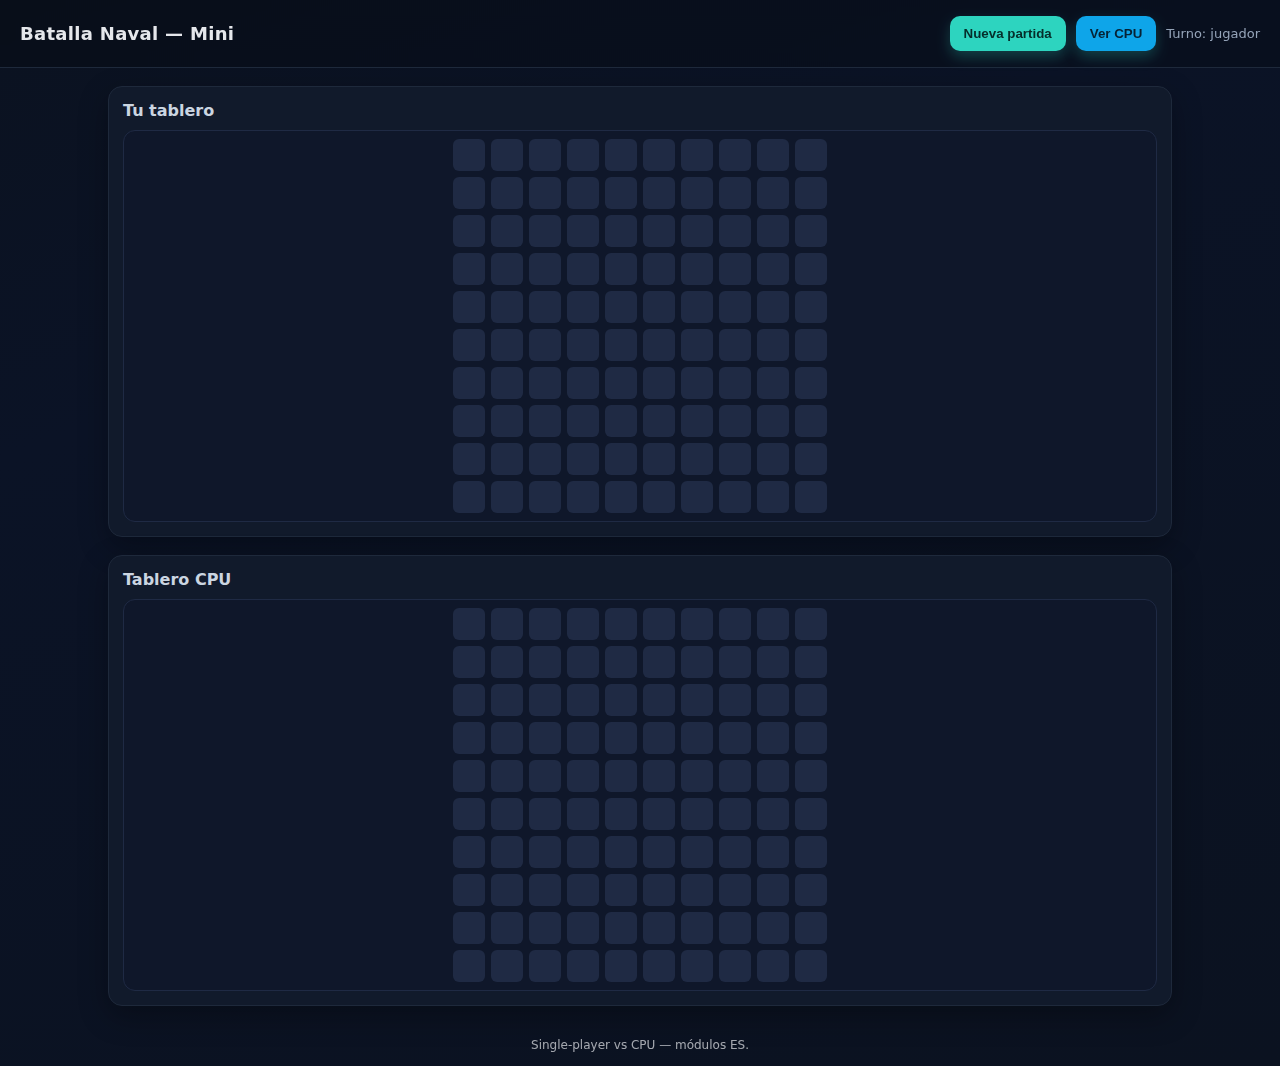
<file: miniproyectos/Batleship/index.html>
<!DOCTYPE html>
<html lang="es">
<head>
  <meta charset="UTF-8" />
  <meta name="viewport" content="width=device-width, initial-scale=1.0" />
  <title>Batalla Naval — Mini Proyecto (CPU)</title>
  <link rel="stylesheet" href="./styles/styles.css" />
</head>
<body>
  <header class="header">
    <h1>Batalla Naval — Mini</h1>
    <div class="hud">
      <button id="btnReset" class="btn">Nueva partida</button>
      <button id="btnReveal" class="btn secondary" title="Mostrar/ocultar barcos CPU (debug)">Ver CPU</button>
      <span id="turnInfo" class="muted">Turno: jugador</span>
    </div>
  </header>

  <main class="wrap">
    <section class="panel">
      <h2>Tu tablero</h2>
      <div id="playerGrid" class="grid"></div>
    </section>
    <section class="panel">
      <h2>Tablero CPU</h2>
      <div id="cpuGrid" class="grid"></div>
    </section>
  </main>

  <div id="toast" class="toast"></div>
  <div id="gameModal" class="modal" role="dialog" aria-modal="true">
    <div class="card">
      <h3 id="gameResult">¡Ganaste!</h3>
      <p class="muted" id="gameStats"></p>
      <button class="btn" id="btnPlayAgain">Jugar de nuevo</button>
    </div>
  </div>

  <footer class="footer">
    Single-player vs CPU — módulos ES.
  </footer>

  <script type="module" src="./src/main.js"></script>
</body>
</html>
</file>
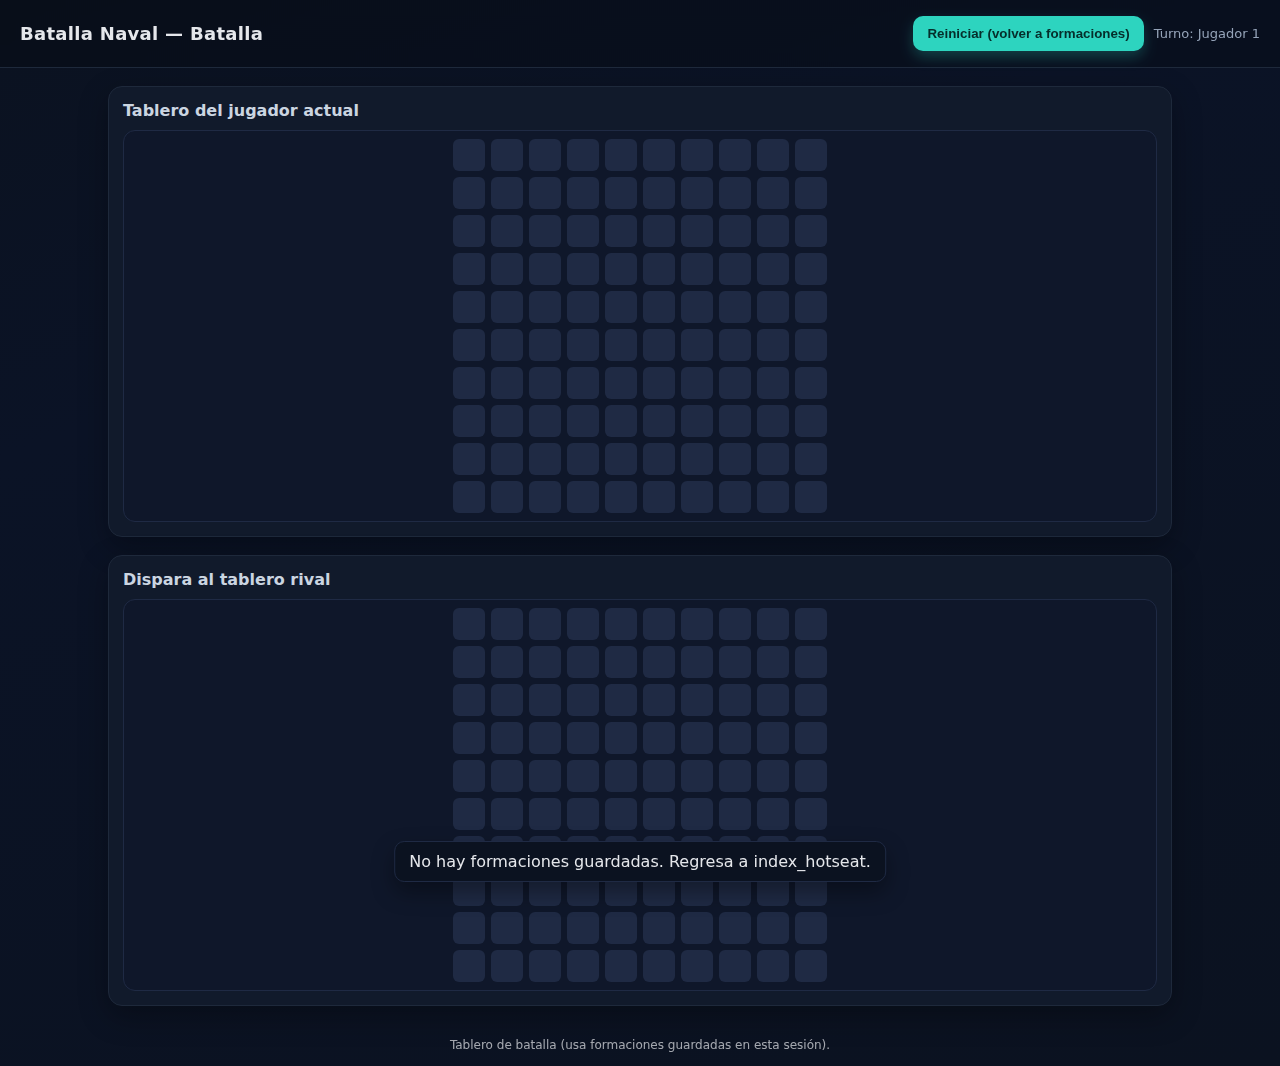
<file: miniproyectos/Batalla/battle.html>
<!DOCTYPE html>
<html lang="es">
<head>
  <meta charset="UTF-8" />
  <meta name="viewport" content="width=device-width, initial-scale=1.0" />
  <title>Batalla Naval — Tablero de Batalla</title>
  <link rel="stylesheet" href="./styles/styles.css" />
</head>
<body>
  <header class="header">
    <h1>Batalla Naval — Batalla</h1>
    <div class="hud">
      <button id="btnReset" class="btn">Reiniciar (volver a formaciones)</button>
      <span id="turnInfo" class="muted">Turno</span>
    </div>
  </header>

  <main class="wrap">
    <section class="panel">
      <h2>Tablero del jugador actual</h2>
      <div id="playerGrid" class="grid"></div>
    </section>

    <section class="panel">
      <h2>Dispara al tablero rival</h2>
      <div id="enemyGrid" class="grid"></div>
    </section>
  </main>

  <div id="toast" class="toast"></div>

  <div id="swapModal" class="modal" role="dialog" aria-modal="true">
    <div class="card">
      <h3 id="swapTitle">Entrega la computadora</h3>
      <p id="swapMsg" class="muted">Es el turno del otro jugador.</p>
      <button class="btn" id="btnSwapContinue">Listo</button>
    </div>
  </div>

  <div id="gameModal" class="modal" role="dialog" aria-modal="true">
    <div class="card">
      <h3 id="gameResult">¡Ganaste!</h3>
      <p class="muted" id="gameStats"></p>
      <a class="btn" href="./index_hotseat.html">Jugar de nuevo (poner formaciones)</a>
    </div>
  </div>

  <footer class="footer">
    Tablero de batalla (usa formaciones guardadas en esta sesión).
  </footer>

  <script type="module" src="./src/battle.js"></script>
</body>
</html>
</file>
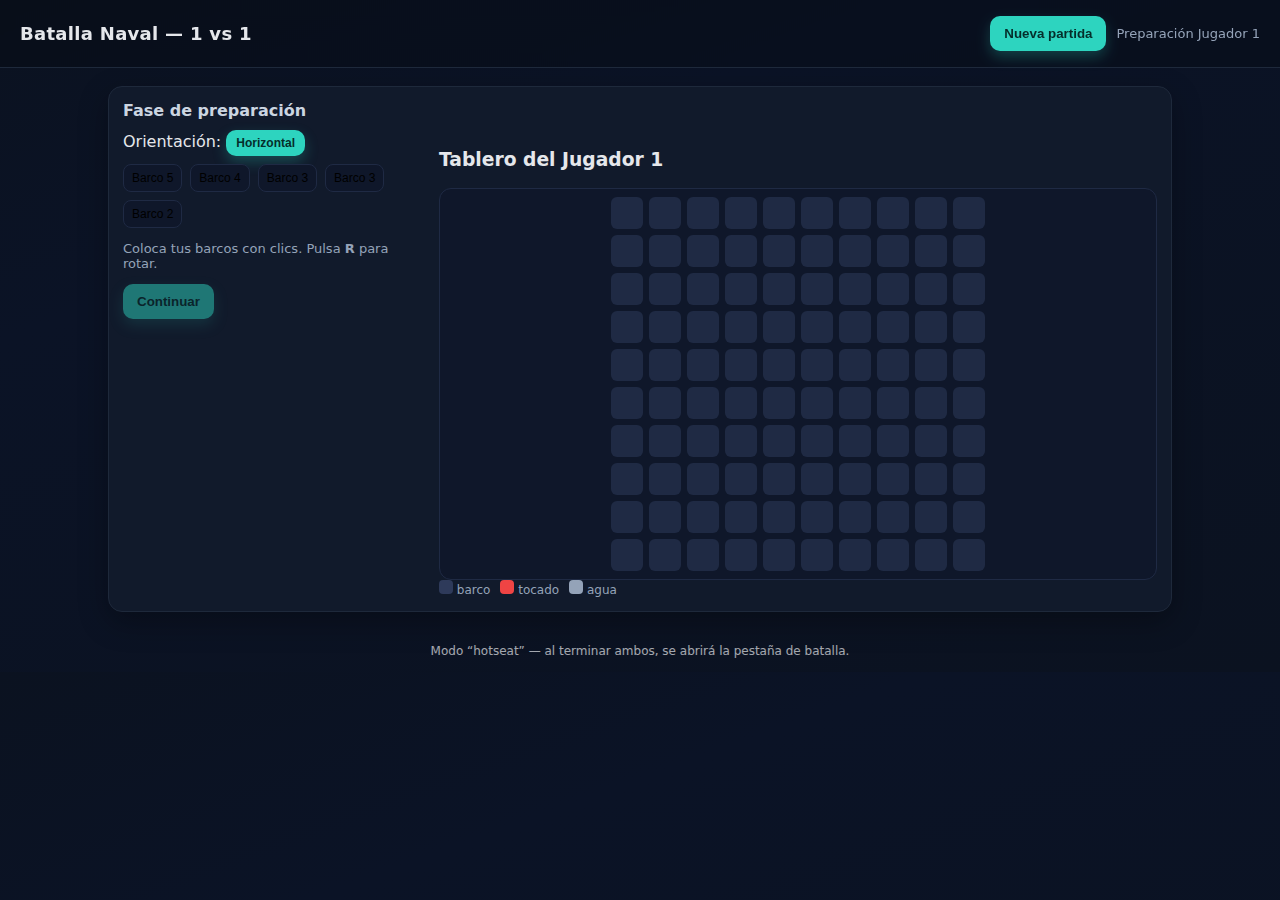
<file: miniproyectos/Batalla/index_hotseat.html>
<!DOCTYPE html>
<html lang="es">
<head>
  <meta charset="UTF-8" />
  <meta name="viewport" content="width=device-width, initial-scale=1.0" />
  <title>Batalla Naval — 1 vs 1 (Formaciones)</title>
  <link rel="stylesheet" href="./styles/styles.css" />
</head>
<body>
  <header class="header">
    <h1>Batalla Naval — 1 vs 1</h1>
    <div class="hud">
      <button id="btnReset" class="btn">Nueva partida</button>
      <span id="turnInfo" class="muted">Preparación Jugador 1</span>
    </div>
  </header>

  <main class="wrap">
    <section class="panel">
      <h2 id="prepTitle">Fase de preparación</h2>
      <div class="prep">
        <div class="prep-controls">
          <div>
            <label>Orientación: </label>
            <button id="btnRotate" class="btn small">Horizontal</button>
          </div>
          <div class="palette" id="shipPalette"></div>
          <p class="muted">Coloca tus barcos con clics. Pulsa <b>R</b> para rotar.</p>
          <button id="btnStart" class="btn primary" disabled>Continuar</button>
        </div>
        <div>
          <h3 id="boardTitle">Tablero del Jugador 1</h3>
          <div id="playerGrid" class="grid" aria-label="Tablero del jugador"></div>
          <div class="legend">
            <span><span class="swatch sw-ship"></span> barco</span>
            <span><span class="swatch sw-hit"></span> tocado</span>
            <span><span class="swatch sw-miss"></span> agua</span>
          </div>
        </div>
      </div>
    </section>
  </main>

  <div id="toast" class="toast"></div>

  <div id="swapModal" class="modal" role="dialog" aria-modal="true">
    <div class="card">
      <h3 id="swapTitle">Entrega la computadora al Jugador 2</h3>
      <p class="muted" id="swapMsg">Jugador 2: coloca tu formación. Nadie mire 😉</p>
      <button class="btn" id="btnSwapContinue">Listo</button>
    </div>
  </div>

  <footer class="footer">
    Modo “hotseat” — al terminar ambos, se abrirá la pestaña de batalla.
  </footer>

  <script type="module" src="./src/main_hotseat.js"></script>
</body>
</html>
</file>
<file: miniproyectos/Batleship/styles/styles.css>
:root {
  --bg: #0b1220;
  --panel: #111a2b;
  --accent: #2dd4bf;
  --hit: #ef4444;
  --miss: #94a3b8;
  --text: #e5e7eb;
  --grid: #1f2a44;
}
* { box-sizing: border-box; }
body { margin: 0; font-family: system-ui, -apple-system, Segoe UI, Roboto, Ubuntu, Cantarell, 'Helvetica Neue', 'Noto Sans', 'Apple Color Emoji', 'Segoe UI Emoji', sans-serif; background: linear-gradient(160deg, #0b1220, #0b1326 30%, #0b1220); color: var(--text); }
.header { padding: 16px 20px; display: flex; align-items: center; justify-content: space-between; border-bottom: 1px solid #1e293b; background: rgba(0,0,0,.2); position: sticky; top: 0; backdrop-filter: blur(6px); }
h1 { margin: 0; font-size: 18px; letter-spacing: .3px; font-weight: 650; }
.wrap { max-width: 1100px; margin: 0 auto; padding: 18px; display: grid; gap: 18px; }
.panel { background: var(--panel); border: 1px solid #1e293b; border-radius: 14px; padding: 14px; box-shadow: 0 10px 30px rgba(0,0,0,.3); }
.panel h2 { margin: 0 0 10px; font-size: 16px; font-weight: 600; color: #cbd5e1; display:flex; align-items:center; gap:8px }
.grid { display: grid; grid-template-columns: repeat(10, 32px); grid-template-rows: repeat(10, 32px); gap: 6px; justify-content: center; padding: 8px; background: #0f172a; border-radius: 12px; border: 1px solid #1f2a44; }
.cell { width: 32px; height: 32px; border-radius: 6px; background: var(--grid); display: grid; place-items: center; cursor: pointer; user-select: none; transition: transform .05s ease, background .2s ease, box-shadow .2s ease; }
.cell:hover { transform: translateY(-2px); box-shadow: 0 6px 14px rgba(0,0,0,.35); }
.cell.hit { background: var(--hit); }
.cell.miss { background: var(--miss); }
.cell.ship { background: #2e3a5a; }
.hud { display: flex; gap: 10px; flex-wrap: wrap; align-items: center; }
.btn { background: var(--accent); color: #052e2b; border: none; border-radius: 10px; padding: 10px 14px; font-weight: 700; cursor: pointer; box-shadow: 0 6px 14px rgba(45,212,191,.25); }
.btn.secondary { background: #0ea5e9; color: #062235; }
.btn.small { padding: 6px 10px; font-size: 12px; }
.btn.primary[disabled] { opacity: .5; cursor: not-allowed; }
.muted { color: #94a3b8; font-size: 13px; }
.legend { display:flex; gap:10px; align-items:center; font-size:12px; color:#94a3b8; }
.swatch { width:14px; height:14px; border-radius:4px; display:inline-block; }
.sw-hit { background: var(--hit); }
.sw-miss { background: var(--miss); }
.sw-ship { background: #2e3a5a; }
.toast { position: fixed; left: 50%; transform: translateX(-50%); bottom: 18px; background: #0b1220; border: 1px solid #1f2a44; padding: 10px 14px; border-radius: 10px; box-shadow: 0 10px 22px rgba(0,0,0,.35); display:none }
.modal { position: fixed; inset: 0; background: rgba(2,6,23,.7); display: none; align-items: center; justify-content: center; }
.modal .card { background: var(--panel); border: 1px solid #1e293b; border-radius: 16px; max-width: 420px; padding: 18px; text-align: center; }
.card h3 { margin-top: 0; }
.footer { opacity: .7; text-align: center; padding: 14px; font-size: 12px; }
.prep { display: grid; grid-template-columns: 300px 1fr; gap: 16px; }
.palette { display:flex; gap:8px; flex-wrap:wrap; margin: 8px 0 12px; }
.ship-chip { background:#0f172a; border:1px solid #1f2a44; border-radius:8px; padding:6px 8px; font-size:12px; cursor:pointer; }
.ship-chip.active { outline:2px solid var(--accent); }
</file>
<file: miniproyectos/Batalla/styles/styles.css>
:root {
  --bg: #0b1220;
  --panel: #111a2b;
  --accent: #2dd4bf;
  --hit: #ef4444;
  --miss: #94a3b8;
  --text: #e5e7eb;
  --grid: #1f2a44;
}

* {
  box-sizing: border-box;
}

body {
  margin: 0;
  font-family: system-ui, -apple-system, Segoe UI, Roboto, Ubuntu, Cantarell, 'Helvetica Neue', 'Noto Sans', 'Apple Color Emoji', 'Segoe UI Emoji', sans-serif;
  background: linear-gradient(160deg, #0b1220, #0b1326 30%, #0b1220);
  color: var(--text);
}

.header {
  padding: 16px 20px;
  display: flex;
  align-items: center;
  justify-content: space-between;
  border-bottom: 1px solid #1e293b;
  background: rgba(0, 0, 0, .2);
  position: sticky;
  top: 0;
  backdrop-filter: blur(6px);
}

h1 {
  margin: 0;
  font-size: 18px;
  letter-spacing: .3px;
  font-weight: 650;
}

.wrap {
  max-width: 1100px;
  margin: 0 auto;
  padding: 18px;
  display: grid;
  gap: 18px;
}

.panel {
  background: var(--panel);
  border: 1px solid #1e293b;
  border-radius: 14px;
  padding: 14px;
  box-shadow: 0 10px 30px rgba(0, 0, 0, .3);
}

.panel h2 {
  margin: 0 0 10px;
  font-size: 16px;
  font-weight: 600;
  color: #cbd5e1;
  display: flex;
  align-items: center;
  gap: 8px
}

.grid {
  display: grid;
  grid-template-columns: repeat(10, 32px);
  grid-template-rows: repeat(10, 32px);
  gap: 6px;
  justify-content: center;
  padding: 8px;
  background: #0f172a;
  border-radius: 12px;
  border: 1px solid #1f2a44;
}

.cell {
  width: 32px;
  height: 32px;
  border-radius: 6px;
  background: var(--grid);
  display: grid;
  place-items: center;
  cursor: pointer;
  user-select: none;
  transition: transform .05s ease, background .2s ease, box-shadow .2s ease;
}

.cell:hover {
  transform: translateY(-2px);
  box-shadow: 0 6px 14px rgba(0, 0, 0, .35);
}

.cell.hit {
  background: var(--hit);
}

.cell.miss {
  background: var(--miss);
}

.cell.ship {
  background: #2e3a5a;
}

.hud {
  display: flex;
  gap: 10px;
  flex-wrap: wrap;
  align-items: center;
}

.btn {
  background: var(--accent);
  color: #052e2b;
  border: none;
  border-radius: 10px;
  padding: 10px 14px;
  font-weight: 700;
  cursor: pointer;
  box-shadow: 0 6px 14px rgba(45, 212, 191, .25);
}

.btn.secondary {
  background: #0ea5e9;
  color: #062235;
}

.btn.small {
  padding: 6px 10px;
  font-size: 12px;
}

.btn.primary[disabled] {
  opacity: .5;
  cursor: not-allowed;
}

.muted {
  color: #94a3b8;
  font-size: 13px;
}

.legend {
  display: flex;
  gap: 10px;
  align-items: center;
  font-size: 12px;
  color: #94a3b8;
}

.swatch {
  width: 14px;
  height: 14px;
  border-radius: 4px;
  display: inline-block;
}

.sw-hit {
  background: var(--hit);
}

.sw-miss {
  background: var(--miss);
}

.sw-ship {
  background: #2e3a5a;
}

.toast {
  position: fixed;
  left: 50%;
  transform: translateX(-50%);
  bottom: 18px;
  background: #0b1220;
  border: 1px solid #1f2a44;
  padding: 10px 14px;
  border-radius: 10px;
  box-shadow: 0 10px 22px rgba(0, 0, 0, .35);
  display: none
}

.modal {
  position: fixed;
  inset: 0;
  background: rgba(2, 6, 23, .7);
  display: none;
  align-items: center;
  justify-content: center;
}

.modal .card {
  background: var(--panel);
  border: 1px solid #1e293b;
  border-radius: 16px;
  max-width: 420px;
  padding: 18px;
  text-align: center;
}

.card h3 {
  margin-top: 0;
}

.footer {
  opacity: .7;
  text-align: center;
  padding: 14px;
  font-size: 12px;
}

.prep {
  display: grid;
  grid-template-columns: 300px 1fr;
  gap: 16px;
}

.palette {
  display: flex;
  gap: 8px;
  flex-wrap: wrap;
  margin: 8px 0 12px;
}

.ship-chip {
  background: #0f172a;
  border: 1px solid #1f2a44;
  border-radius: 8px;
  padding: 6px 8px;
  font-size: 12px;
  cursor: pointer;
}

.ship-chip.active {
  outline: 2px solid var(--accent);
}
</file>
